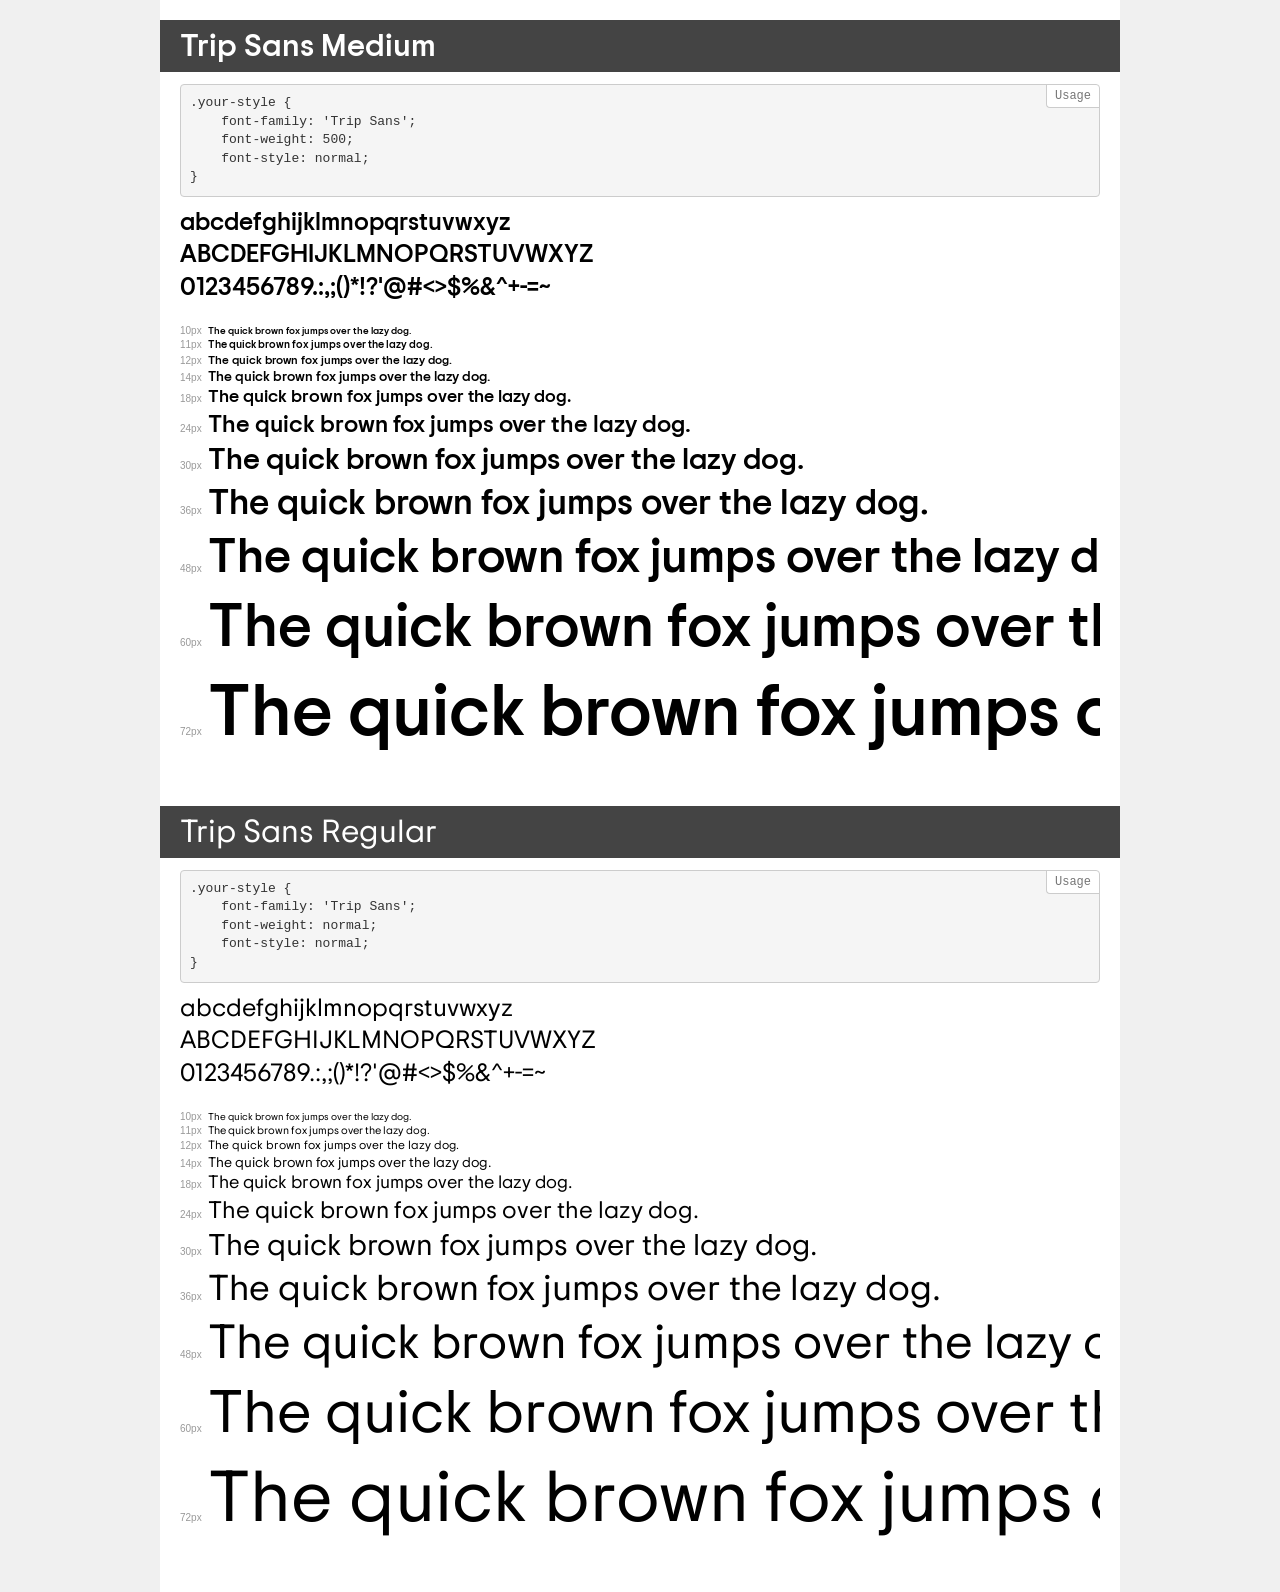
<file: css/fonts/demo.html>
<!DOCTYPE html>
<html lang="en">
<head>
    <meta charset="utf-8">
    <meta http-equiv="X-UA-Compatible" content="IE=edge">
    <meta name="viewport" content="width=device-width, initial-scale=1">
    <meta name="robots" content="noindex, noarchive">
    <meta name="format-detection" content="telephone=no">
    <title>Transfonter demo</title>
    <link href="stylesheet.css" rel="stylesheet">
    <style>
        /*
        http://meyerweb.com/eric/tools/css/reset/
        v2.0 | 20110126
        License: none (public domain)
        */
        html, body, div, span, applet, object, iframe,
        h1, h2, h3, h4, h5, h6, p, blockquote, pre,
        a, abbr, acronym, address, big, cite, code,
        del, dfn, em, img, ins, kbd, q, s, samp,
        small, strike, strong, sub, sup, tt, var,
        b, u, i, center,
        dl, dt, dd, ol, ul, li,
        fieldset, form, label, legend,
        table, caption, tbody, tfoot, thead, tr, th, td,
        article, aside, canvas, details, embed,
        figure, figcaption, footer, header, hgroup,
        menu, nav, output, ruby, section, summary,
        time, mark, audio, video {
            margin: 0;
            padding: 0;
            border: 0;
            font-size: 100%;
            font: inherit;
            vertical-align: baseline;
        }
        /* HTML5 display-role reset for older browsers */
        article, aside, details, figcaption, figure,
        footer, header, hgroup, menu, nav, section {
            display: block;
        }
        body {
            line-height: 1;
        }
        ol, ul {
            list-style: none;
        }
        blockquote, q {
            quotes: none;
        }
        blockquote:before, blockquote:after,
        q:before, q:after {
            content: '';
            content: none;
        }
        table {
            border-collapse: collapse;
            border-spacing: 0;
        }
        /* demo styles */
        body {
            background: #f0f0f0;
            color: #000;
        }
        .page {
            background: #fff;
            width: 920px;
            margin: 0 auto;
            padding: 20px 20px 0 20px;
            overflow: hidden;
        }
        .font-container {
            overflow-x: auto;
            overflow-y: hidden;
            margin-bottom: 40px;
            line-height: 1.3;
            white-space: nowrap;
            padding-bottom: 5px;
        }
        h1 {
            position: relative;
            background: #444;
            font-size: 32px;
            color: #fff;
            padding: 10px 20px;
            margin: 0 -20px 12px -20px;
        }
        .letters {
            font-size: 25px;
            margin-bottom: 20px;
        }
        .s10:before {
            content: '10px';
        }
        .s11:before {
            content: '11px';
        }
        .s12:before {
            content: '12px';
        }
        .s14:before {
            content: '14px';
        }
        .s18:before {
            content: '18px';
        }
        .s24:before {
            content: '24px';
        }
        .s30:before {
            content: '30px';
        }
        .s36:before {
            content: '36px';
        }
        .s48:before {
            content: '48px';
        }
        .s60:before {
            content: '60px';
        }
        .s72:before {
            content: '72px';
        }
        .s10:before, .s11:before, .s12:before, .s14:before,
        .s18:before, .s24:before, .s30:before, .s36:before,
        .s48:before, .s60:before, .s72:before {
            font-family: Arial, sans-serif;
            font-size: 10px;
            font-weight: normal;
            font-style: normal;
            color: #999;
            padding-right: 6px;
        }
        pre {
            display: block;
            position: relative;
            padding: 9px;
            margin: 0 0 10px;
            font-family: Monaco, Menlo, Consolas, "Courier New", monospace;
            font-size: 13px;
            line-height: 1.428571429;
            color: #333;
            font-weight: normal;
            font-style: normal;
            background-color: #f5f5f5;
            border: 1px solid #ccc;
            overflow-x: auto;
            border-radius: 4px;
        }
        pre:after {
            display: block;
            position: absolute;
            right: 0;
            top: 0;
            content: 'Usage';
            line-height: 1;
            padding: 5px 8px;
            font-size: 12px;
            color: #767676;
            background-color: #fff;
            border: 1px solid #ccc;
            border-right: none;
            border-top: none;
            border-radius: 0 4px 0 4px;
            z-index: 10;
        }
        /* responsive */
        @media (max-width: 959px) {
            .page {
                width: auto;
                margin: 0;
            }
        }
    </style>
</head>
<body>
<div class="page">
    <div class="demo">
        <h1 style="font-family: 'Trip Sans'; font-weight: 500; font-style: normal;">Trip Sans Medium</h1>
        <pre>.your-style {
    font-family: 'Trip Sans';
    font-weight: 500;
    font-style: normal;
}</pre>
        <div class="font-container" style="font-family: 'Trip Sans'; font-weight: 500; font-style: normal;">
            <p class="letters">
                abcdefghijklmnopqrstuvwxyz<br>
ABCDEFGHIJKLMNOPQRSTUVWXYZ<br>
                0123456789.:,;()*!?'@#<>$%&^+-=~
            </p>
            <p class="s10" style="font-size: 10px;">The quick brown fox jumps over the lazy dog.</p>
            <p class="s11" style="font-size: 11px;">The quick brown fox jumps over the lazy dog.</p>
            <p class="s12" style="font-size: 12px;">The quick brown fox jumps over the lazy dog.</p>
            <p class="s14" style="font-size: 14px;">The quick brown fox jumps over the lazy dog.</p>
            <p class="s18" style="font-size: 18px;">The quick brown fox jumps over the lazy dog.</p>
            <p class="s24" style="font-size: 24px;">The quick brown fox jumps over the lazy dog.</p>
            <p class="s30" style="font-size: 30px;">The quick brown fox jumps over the lazy dog.</p>
            <p class="s36" style="font-size: 36px;">The quick brown fox jumps over the lazy dog.</p>
            <p class="s48" style="font-size: 48px;">The quick brown fox jumps over the lazy dog.</p>
            <p class="s60" style="font-size: 60px;">The quick brown fox jumps over the lazy dog.</p>
            <p class="s72" style="font-size: 72px;">The quick brown fox jumps over the lazy dog.</p>
        </div>
    </div>
    <div class="demo">
        <h1 style="font-family: 'Trip Sans'; font-weight: normal; font-style: normal;">Trip Sans Regular</h1>
        <pre>.your-style {
    font-family: 'Trip Sans';
    font-weight: normal;
    font-style: normal;
}</pre>
        <div class="font-container" style="font-family: 'Trip Sans'; font-weight: normal; font-style: normal;">
            <p class="letters">
                abcdefghijklmnopqrstuvwxyz<br>
ABCDEFGHIJKLMNOPQRSTUVWXYZ<br>
                0123456789.:,;()*!?'@#<>$%&^+-=~
            </p>
            <p class="s10" style="font-size: 10px;">The quick brown fox jumps over the lazy dog.</p>
            <p class="s11" style="font-size: 11px;">The quick brown fox jumps over the lazy dog.</p>
            <p class="s12" style="font-size: 12px;">The quick brown fox jumps over the lazy dog.</p>
            <p class="s14" style="font-size: 14px;">The quick brown fox jumps over the lazy dog.</p>
            <p class="s18" style="font-size: 18px;">The quick brown fox jumps over the lazy dog.</p>
            <p class="s24" style="font-size: 24px;">The quick brown fox jumps over the lazy dog.</p>
            <p class="s30" style="font-size: 30px;">The quick brown fox jumps over the lazy dog.</p>
            <p class="s36" style="font-size: 36px;">The quick brown fox jumps over the lazy dog.</p>
            <p class="s48" style="font-size: 48px;">The quick brown fox jumps over the lazy dog.</p>
            <p class="s60" style="font-size: 60px;">The quick brown fox jumps over the lazy dog.</p>
            <p class="s72" style="font-size: 72px;">The quick brown fox jumps over the lazy dog.</p>
        </div>
    </div>
</div>
</body>
</html>
</file>
<file: css/fonts/stylesheet.css>
@font-face {
    font-family: 'Trip Sans';
    src: url('TripSans-Medium.eot');
    src: url('TripSans-Medium.eot?#iefix') format('embedded-opentype'),
        url('TripSans-Medium.woff2') format('woff2'),
        url('TripSans-Medium.woff') format('woff'),
        url('TripSans-Medium.ttf') format('truetype'),
        url('TripSans-Medium.svg#TripSans-Medium') format('svg');
    font-weight: 500;
    font-style: normal;
    font-display: swap;
}

@font-face {
    font-family: 'Trip Sans';
    src: url('TripSans-Regular.eot');
    src: url('TripSans-Regular.eot?#iefix') format('embedded-opentype'),
        url('TripSans-Regular.woff2') format('woff2'),
        url('TripSans-Regular.woff') format('woff'),
        url('TripSans-Regular.ttf') format('truetype'),
        url('TripSans-Regular.svg#TripSans-Regular') format('svg');
    font-weight: normal;
    font-style: normal;
    font-display: swap;
}
</file>
